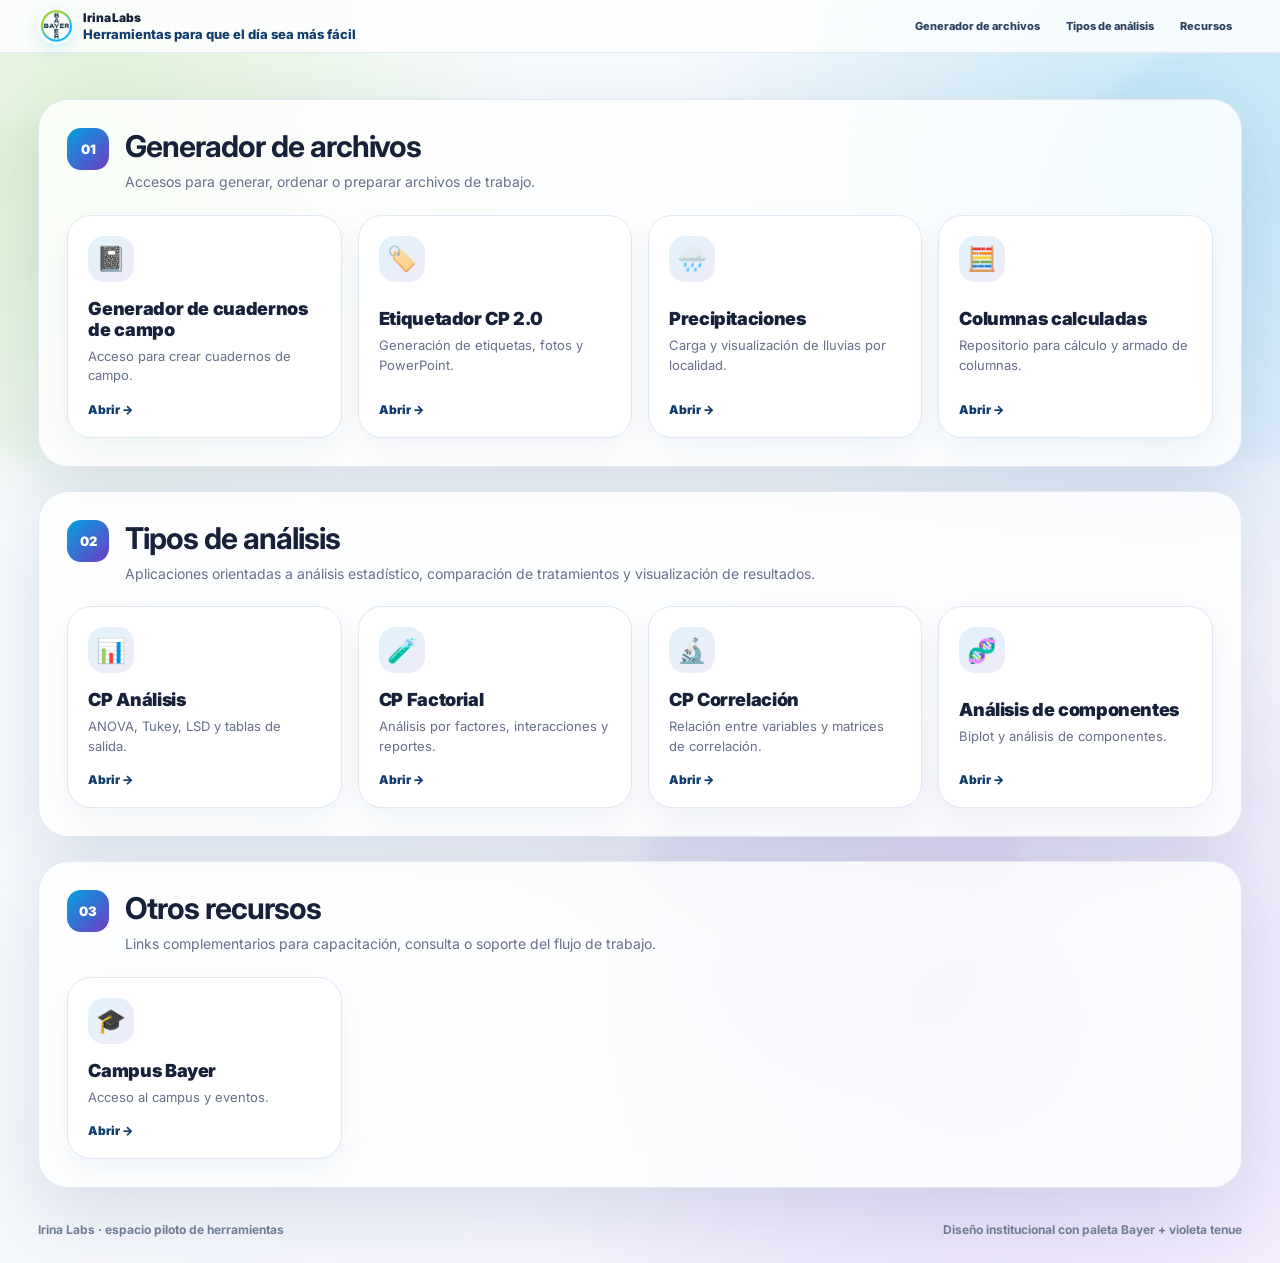
<file: index.html>
<!DOCTYPE html>
<html lang="es">
<head>
  <meta charset="UTF-8" />
  <meta name="viewport" content="width=device-width, initial-scale=1.0" />
  <title>Irina Labs · Herramientas Bayer</title>
  <meta name="description" content="Espacio de prueba para herramientas de análisis, creación de archivos y recursos internos." />
  <link rel="stylesheet" href="styles.css" />
</head>
<body>
  <div class="background-pattern" aria-hidden="true">
    <span></span><span></span><span></span>
  </div>

  <header class="site-header">
    <a class="brand" href="#top" aria-label="Volver al inicio">
      <img src="assets/bayer-logo.jpg" alt="Logo Bayer" class="brand-logo" />
      <span>
        <strong>Irina Labs</strong>
        <small>Herramientas para que el día sea más fácil</small>
      </span>
    </a>

    <nav class="main-nav" aria-label="Navegación principal">
      <a href="#archivos">Generador de archivos</a>
      <a href="#analisis">Tipos de análisis</a>
      <a href="#recursos">Recursos</a>
    </nav>
  </header>

  <main id="top" class="page-shell">
    <section class="content-section" id="archivos">
      <div class="section-title">
        <span>01</span>
        <div>
          <h2>Generador de archivos</h2>
          <p>Accesos para generar, ordenar o preparar archivos de trabajo.</p>
        </div>
      </div>

      <div class="tools-grid compact-grid">
        <a class="tool-card" href="https://cuadernosdecampo.onrender.com/" target="_blank" rel="noopener noreferrer">
          <span class="tool-icon">📓</span>
          <span class="tool-copy"><strong>Generador de cuadernos de campo</strong><small>Acceso para crear cuadernos de campo.</small></span>
          <span class="tool-arrow">Abrir →</span>
        </a>
        <a class="tool-card" href="https://irinabw98.github.io/EtiquetadorCP_2.0/" target="_blank" rel="noopener noreferrer">
          <span class="tool-icon">🏷️</span>
          <span class="tool-copy"><strong>Etiquetador CP 2.0</strong><small>Generación de etiquetas, fotos y PowerPoint.</small></span>
          <span class="tool-arrow">Abrir →</span>
        </a>
        <a class="tool-card" href="https://irinabottini.github.io/Precipitaciones/" target="_blank" rel="noopener noreferrer">
          <span class="tool-icon">🌧️</span>
          <span class="tool-copy"><strong>Precipitaciones</strong><small>Carga y visualización de lluvias por localidad.</small></span>
          <span class="tool-arrow">Abrir →</span>
        </a>
        <a class="tool-card" href="https://irinabottini.github.io/Calculadas/" target="_blank" rel="noopener noreferrer">
          <span class="tool-icon">🧮</span>
          <span class="tool-copy"><strong>Columnas calculadas</strong><small>Repositorio para cálculo y armado de columnas.</small></span>
          <span class="tool-arrow">Abrir →</span>
        </a>
      </div>
    </section>

    <section class="content-section" id="analisis">
      <div class="section-title">
        <span>02</span>
        <div>
          <h2>Tipos de análisis</h2>
          <p>Aplicaciones orientadas a análisis estadístico, comparación de tratamientos y visualización de resultados.</p>
        </div>
      </div>

      <div class="tools-grid">
        <a class="tool-card" href="https://irinabw98.github.io/CP_ANALISIS1/" target="_blank" rel="noopener noreferrer">
          <span class="tool-icon">📊</span>
          <span class="tool-copy"><strong>CP Análisis</strong><small>ANOVA, Tukey, LSD y tablas de salida.</small></span>
          <span class="tool-arrow">Abrir →</span>
        </a>
        <a class="tool-card" href="https://irinabw98.github.io/CP_FACTORIAL/" target="_blank" rel="noopener noreferrer">
          <span class="tool-icon">🧪</span>
          <span class="tool-copy"><strong>CP Factorial</strong><small>Análisis por factores, interacciones y reportes.</small></span>
          <span class="tool-arrow">Abrir →</span>
        </a>
        <a class="tool-card" href="https://irinabw98.github.io/CP_Correlacion/" target="_blank" rel="noopener noreferrer">
          <span class="tool-icon">🔬</span>
          <span class="tool-copy"><strong>CP Correlación</strong><small>Relación entre variables y matrices de correlación.</small></span>
          <span class="tool-arrow">Abrir →</span>
        </a>
        <a class="tool-card" href="https://cpteam.shinyapps.io/cp_biplot_fungi/" target="_blank" rel="noopener noreferrer">
          <span class="tool-icon">🧬</span>
          <span class="tool-copy"><strong>Análisis de componentes</strong><small>Biplot y análisis de componentes.</small></span>
          <span class="tool-arrow">Abrir →</span>
        </a>
      </div>
    </section>

    <section class="content-section" id="recursos">
      <div class="section-title">
        <span>03</span>
        <div>
          <h2>Otros recursos</h2>
          <p>Links complementarios para capacitación, consulta o soporte del flujo de trabajo.</p>
        </div>
      </div>

      <div class="tools-grid compact-grid">
        <a class="tool-card" href="https://eventos-campus.vercel.app/" target="_blank" rel="noopener noreferrer">
          <span class="tool-icon">🎓</span>
          <span class="tool-copy"><strong>Campus Bayer</strong><small>Acceso al campus y eventos.</small></span>
          <span class="tool-arrow">Abrir →</span>
        </a>
      </div>
    </section>
  </main>

  <footer class="footer">
    <span>Irina Labs · espacio piloto de herramientas</span>
    <span>Diseño institucional con paleta Bayer + violeta tenue</span>
  </footer>

  <div class="toast" id="toast" role="status" aria-live="polite"></div>
  <script src="app.js"></script>
</body>
</html>
</file>
<file: styles.css>
@import url('https://fonts.googleapis.com/css2?family=Inter:wght@400;500;600;700;800;900&display=swap');

:root{
  --bayer-blue:#00a3e0;
  --bayer-green:#67c900;
  --bayer-deep:#103c6e;
  --violet:#6f3cc3;
  --violet-soft:#efe8ff;
  --ink:#17213a;
  --muted:#667089;
  --line:#dfe7f2;
  --panel:#ffffff;
  --panel-soft:rgba(255,255,255,.82);
  --bg:#f4f7fb;
  --shadow:0 24px 70px rgba(16,60,110,.12);
}

*{box-sizing:border-box}
html{scroll-behavior:smooth}
body{
  margin:0;
  font-family:'Inter',system-ui,-apple-system,BlinkMacSystemFont,'Segoe UI',sans-serif;
  color:var(--ink);
  background:
    radial-gradient(circle at 8% 10%, rgba(103,201,0,.16), transparent 26%),
    radial-gradient(circle at 90% 12%, rgba(0,163,224,.18), transparent 30%),
    radial-gradient(circle at 75% 80%, rgba(111,60,195,.14), transparent 34%),
    linear-gradient(135deg,#f8fbff 0%,#f4f7fb 48%,#f5f0ff 100%);
  min-height:100vh;
}

.background-pattern span{
  position:fixed;
  border-radius:999px;
  filter:blur(8px);
  opacity:.55;
  pointer-events:none;
}
.background-pattern span:nth-child(1){width:340px;height:340px;left:-120px;top:120px;background:rgba(103,201,0,.08)}
.background-pattern span:nth-child(2){width:420px;height:420px;right:-180px;top:40px;background:rgba(0,163,224,.09)}
.background-pattern span:nth-child(3){width:380px;height:380px;right:20%;bottom:-180px;background:rgba(111,60,195,.08)}

.site-header{
  width:100%;
  position:sticky;
  top:0;
  z-index:20;
  display:flex;
  align-items:center;
  justify-content:space-between;
  gap:12px;
  padding:8px clamp(16px,3vw,38px);
  background:rgba(255,255,255,.78);
  border-bottom:1px solid rgba(223,231,242,.85);
  backdrop-filter:blur(18px);
}

.brand{
  display:flex;
  align-items:center;
  gap:9px;
  color:var(--ink);
  text-decoration:none;
}
.brand-logo{
  width:36px;
  height:36px;
  object-fit:contain;
  border-radius:50%;
  box-shadow:0 6px 16px rgba(0,163,224,.14);
}
.brand strong{display:block;font-size:12px;font-weight:900;letter-spacing:-.01em}
.brand small{display:block;font-size:13px;color:var(--bayer-deep);font-weight:800;margin-top:1px}

.main-nav{
  display:flex;
  align-items:center;
  justify-content:flex-end;
  gap:6px;
  flex-wrap:wrap;
}
.main-nav a{
  color:#29415f;
  text-decoration:none;
  font-size:11px;
  font-weight:800;
  padding:7px 10px;
  border-radius:999px;
  transition:.18s ease;
}
.main-nav a:hover{background:#edf7fc;color:var(--bayer-deep)}

.page-shell{
  width:100%;
  padding:22px clamp(18px,3vw,46px) 34px;
}

.hero-panel{
  width:100%;
  max-width:760px;
  margin:0 auto;
}

.hero-copy,.notice-card,.content-section{
  position:relative;
  background:var(--panel-soft);
  border:1px solid rgba(223,231,242,.9);
  box-shadow:var(--shadow);
  backdrop-filter:blur(16px);
}

.hero-copy{
  border-radius:24px;
  padding:clamp(22px,4vw,34px);
  overflow:hidden;
  text-align:center;
}
.hero-copy::after{
  content:"";
  position:absolute;
  width:180px;
  height:180px;
  right:-54px;
  top:-78px;
  background:conic-gradient(from 140deg, rgba(103,201,0,.3), rgba(0,163,224,.26), rgba(111,60,195,.18), rgba(103,201,0,.3));
  border-radius:50%;
  opacity:.38;
}
.status-pill,.notice-label{
  display:inline-flex;
  align-items:center;
  width:max-content;
  border-radius:999px;
  padding:8px 12px;
  background:linear-gradient(90deg,rgba(0,163,224,.11),rgba(111,60,195,.10));
  color:var(--bayer-deep);
  border:1px solid rgba(0,163,224,.18);
  font-size:11px;
  font-weight:900;
  letter-spacing:.12em;
  text-transform:uppercase;
}

h1,h2,p{position:relative;z-index:2}
h1{
  max-width:640px;
  margin:0 auto;
  font-size:clamp(30px,4vw,48px);
  line-height:1.08;
  letter-spacing:-.035em;
}
p{
  max-width:780px;
  color:var(--muted);
  font-size:16px;
  line-height:1.75;
}
.hero-copy p{margin-top:20px}
.hero-actions{position:relative;z-index:2;display:flex;gap:12px;flex-wrap:wrap;margin-top:30px}
.primary-button,.secondary-button{
  display:inline-flex;
  align-items:center;
  justify-content:center;
  min-height:46px;
  padding:0 18px;
  border-radius:999px;
  text-decoration:none;
  font-size:13px;
  font-weight:900;
}
.primary-button{background:linear-gradient(135deg,var(--bayer-blue),var(--violet));color:white;box-shadow:0 14px 28px rgba(0,163,224,.22)}
.secondary-button{background:white;color:var(--bayer-deep);border:1px solid var(--line)}

.notice-card{
  border-radius:34px;
  padding:32px;
  display:flex;
  flex-direction:column;
  justify-content:center;
  border-top:5px solid var(--bayer-green);
}
.notice-card h2{margin:18px 0 0;font-size:30px;letter-spacing:-.03em}
.notice-card p{font-size:15px;margin-bottom:0}

.content-section{
  width:100%;
  border-radius:30px;
  padding:28px;
  margin-top:24px;
}
.section-title{
  display:flex;
  align-items:flex-start;
  gap:16px;
  margin-bottom:20px;
}
.section-title > span{
  flex:0 0 auto;
  width:42px;
  height:42px;
  display:grid;
  place-items:center;
  border-radius:14px;
  color:white;
  background:linear-gradient(135deg,var(--bayer-blue),var(--violet));
  font-size:13px;
  font-weight:900;
}
.section-title h2{margin:0;font-size:30px;letter-spacing:-.035em}
.section-title p{margin:6px 0 0;font-size:14px;max-width:820px}

.tools-grid{
  display:grid;
  grid-template-columns:repeat(4,minmax(0,1fr));
  gap:16px;
}
.compact-grid{grid-template-columns:repeat(4,minmax(0,1fr))}
.tool-card{
  min-height:180px;
  padding:20px;
  border-radius:24px;
  background:#fff;
  border:1px solid var(--line);
  text-decoration:none;
  color:var(--ink);
  display:flex;
  flex-direction:column;
  justify-content:space-between;
  gap:16px;
  transition:.18s ease;
  box-shadow:0 12px 30px rgba(16,60,110,.06);
}
.tool-card:hover{
  transform:translateY(-4px);
  border-color:rgba(0,163,224,.45);
  box-shadow:0 18px 38px rgba(16,60,110,.12);
}
.tool-icon{
  width:46px;
  height:46px;
  display:grid;
  place-items:center;
  border-radius:16px;
  background:linear-gradient(135deg,rgba(0,163,224,.12),rgba(111,60,195,.10));
  font-size:24px;
}
.tool-copy strong{display:block;font-size:18px;font-weight:900;letter-spacing:-.02em}
.tool-copy small{display:block;margin-top:7px;color:var(--muted);font-size:13px;line-height:1.5}
.tool-arrow{font-size:12px;font-weight:900;color:var(--bayer-deep)}
.new-card{background:linear-gradient(145deg,#ffffff,#f7f2ff);border-style:dashed}
.muted-card{opacity:.9}

.footer{
  width:100%;
  display:flex;
  justify-content:space-between;
  gap:12px;
  flex-wrap:wrap;
  padding:0 clamp(18px,3vw,46px) 26px;
  color:#748098;
  font-size:12px;
  font-weight:700;
}
.toast{
  position:fixed;
  left:50%;
  bottom:24px;
  z-index:40;
  transform:translateX(-50%) translateY(20px);
  padding:12px 16px;
  border-radius:999px;
  background:#17213a;
  color:white;
  font-size:13px;
  font-weight:800;
  opacity:0;
  pointer-events:none;
  transition:.18s ease;
  box-shadow:0 18px 40px rgba(23,33,58,.22);
}
.toast.show{opacity:1;transform:translateX(-50%) translateY(0)}

@media(max-width:1180px){
  .hero-panel{grid-template-columns:1fr}
  .tools-grid,.compact-grid{grid-template-columns:repeat(2,minmax(0,1fr))}
}
@media(max-width:760px){
  .site-header{position:relative;align-items:flex-start;flex-direction:column}
  .main-nav{justify-content:flex-start}
  .page-shell{padding:18px}
  .hero-copy,.notice-card,.content-section{border-radius:24px;padding:22px}
  h1{font-size:32px;letter-spacing:-.03em}
  .tools-grid,.compact-grid{grid-template-columns:1fr}
  .tool-card{min-height:150px}
}
</file>
